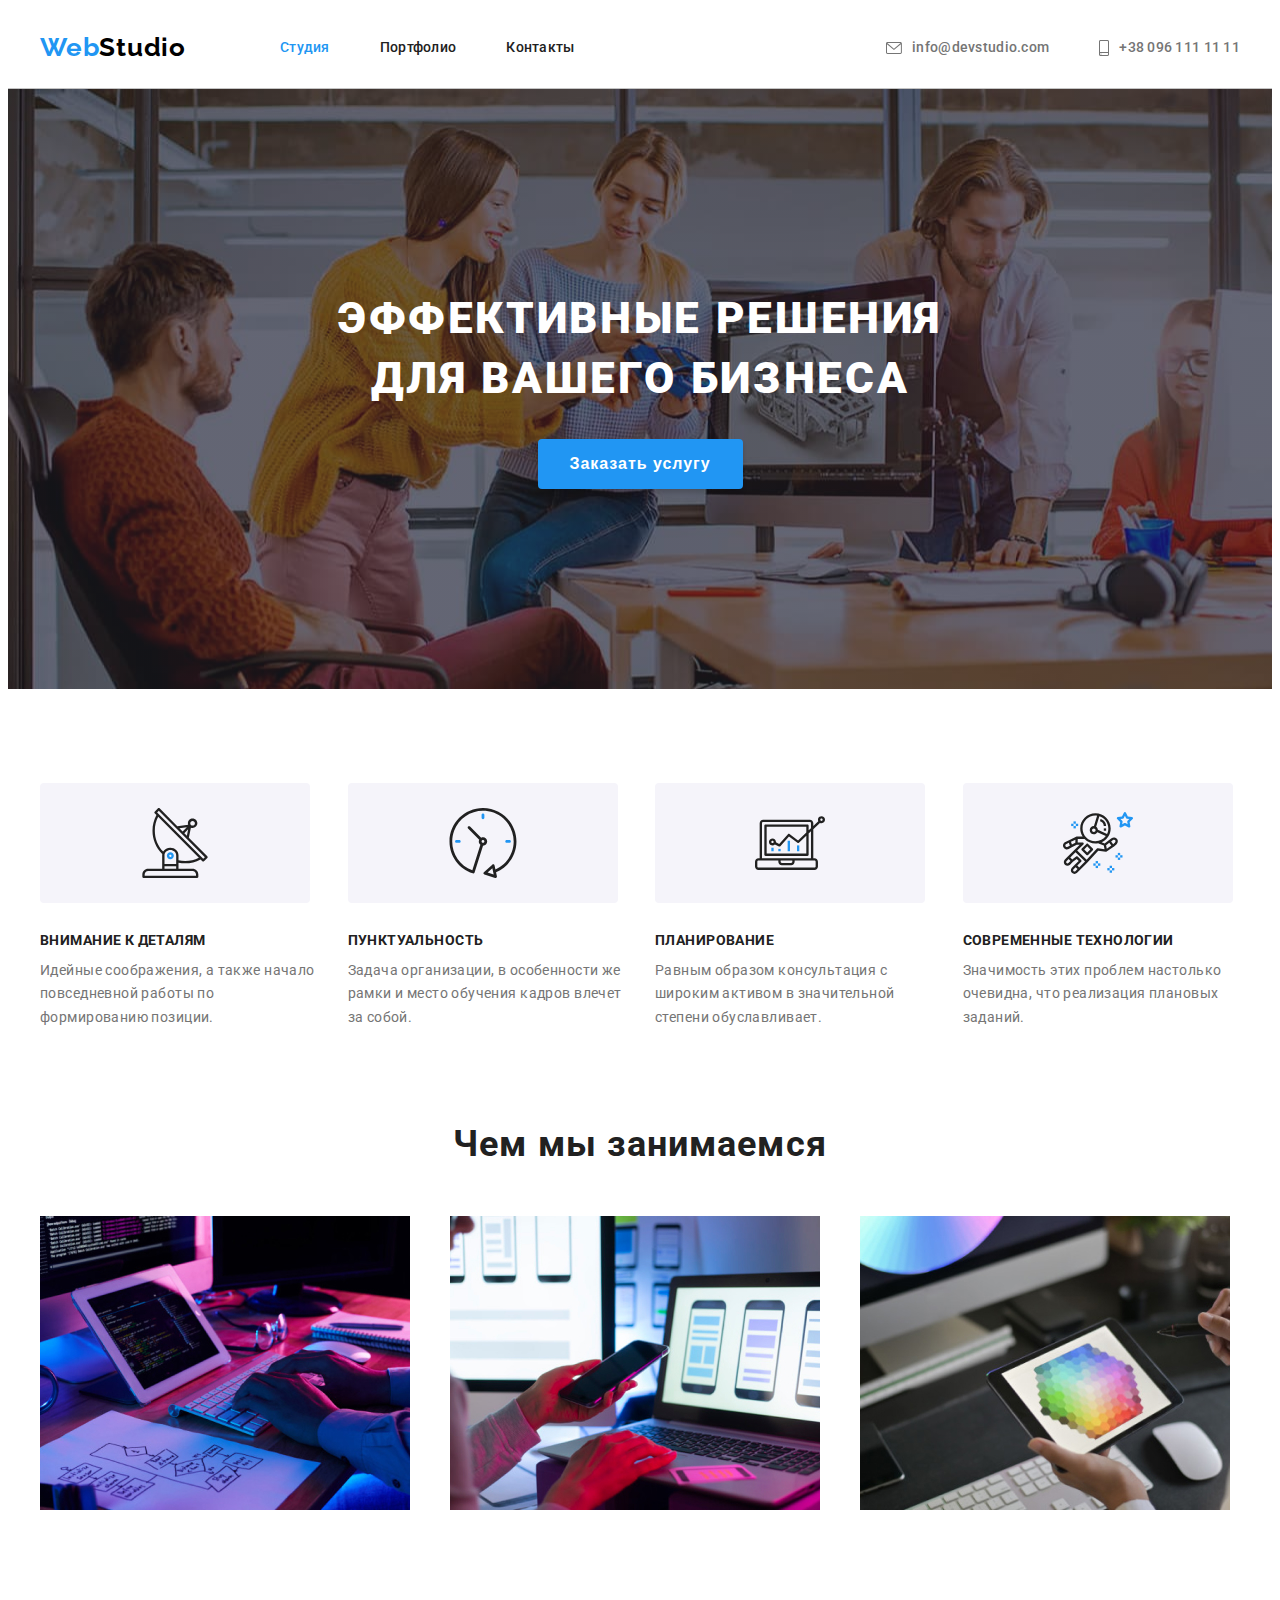
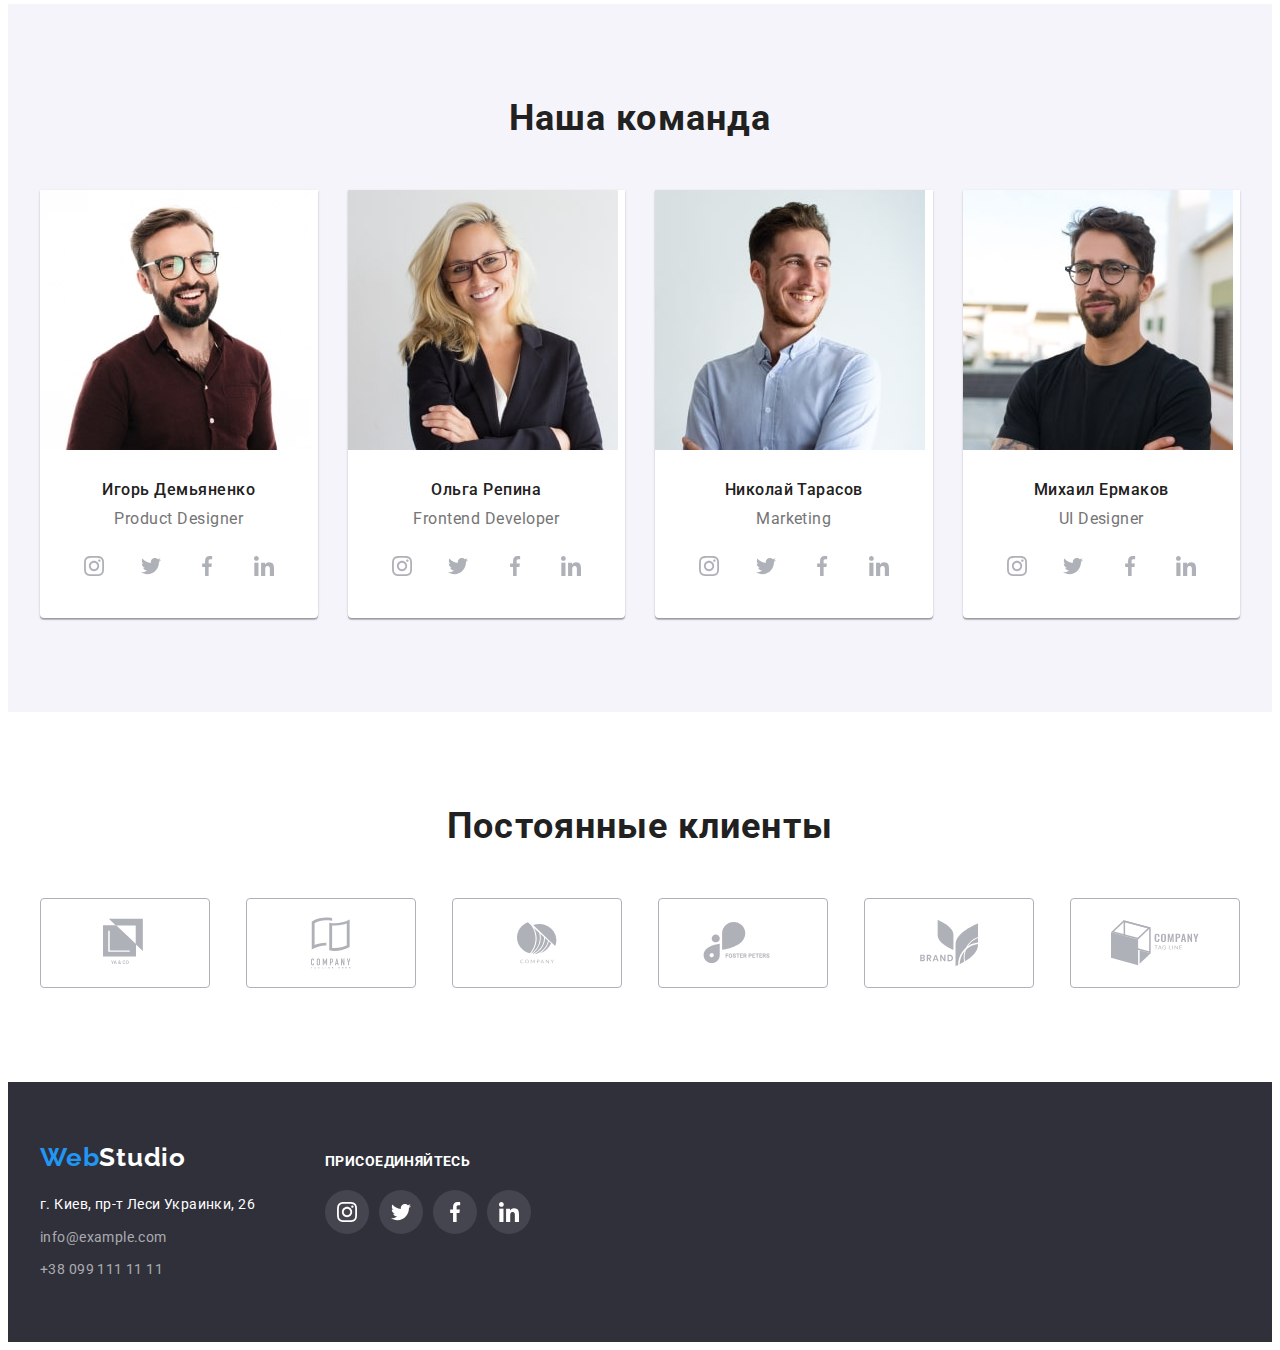
<file: index.html>
<!DOCTYPE html>
<html lang="ru">

<head>
    <meta charset="UTF-8">
    <meta http-equiv="X-UA-Compatible" content="IE=edge">
    <meta name="viewport" content="width=device-width, initial-scale=1.0">
    <title>WebStudio</title>
    <link rel="preconnect" href="https://fonts.gstatic.com">
    <link
        href="https://fonts.googleapis.com/css2?family=Raleway:wght@700&family=Roboto:wght@400;500;700;900&display=swap"
        rel="stylesheet">
    <link rel="stylesheet" href="https://cdnjs.cloudflare.com/ajax/libs/modern-normalize/1.0.0/modern-normalize.min.css"
        integrity="sha512-ISS7cAi1PEhQ8jnbJpJZMd29NlhNj4AWYyLOSp2CE/CsHxTCu+r+t0D2yoJudVrd0/8fTVPUVDzY5Tvli75u/g=="
        crossorigin="anonymous" />
    <link rel="stylesheet" href="./css/styles.css">
</head>

<body>

    <header class="header">
        <div class="container">
            <nav class="navigation">
                <a class="logo link " href="./index.html" lang="en">Web<span class="logo-light-theme">Studio</span></a>
                <ul class="list navigation-list">
                    <li class="navigation-item">
                        <a class="navigation-link link chosen" href="./index.html">Студия</a>
                    </li>
                    <li class="navigation-item">
                        <a class="navigation-link link" href="./portfolio.html">Портфолио</a>
                    </li>
                    <li class="navigation-item">
                        <a class="navigation-link link" href="">Контакты</a>
                    </li>
                </ul>
            </nav>
            <ul class="navigation-contacts-list list">
                <li class="navigation-contacts-item">
                    <a class="post-link link" href="mailto:info@devstudio.com">
                        <svg class="icon-header" width="16" height="12">
                            <use href="./images/sprite.svg#icon-envelope"></use>
                        </svg> info@devstudio.com
                    </a>
                </li>
                <li class="navigation-contacts-item">
                    <a class="tel-link link" href="tel:+380961111111">
                        <svg class="icon-header" width="10" height="16">
                            <use href="./images/sprite.svg#icon-smartphone"></use>
                        </svg>+38 096 111 11 11
                    </a>
                </li>
            </ul>
        </div>
    </header>

    <main>
        <!-- HERO -->
        <section class="hero">
            <div class="container">
                <h1 class="hero-titel">Эффективные решения для вашего бизнеса</h1>
                <button class="modal-button" type="button">Заказать услугу</button>
                </div>

        </section>

        <!-- Features -->
        <section class="features">
            <div class="container">
                <h2 class="visually-hidden">Особенности</h2>
                <ul class="features-list list">
                    <li class="features-item ">
                        <div class="features-icon-box">
                            <svg class="features-icon" width="70px" height="70px">
                                <use href="./images/sprite.svg#icon-antenna"></use>
                            </svg>
                        </div>
                        <h3 class=features-subtitle>Внимание к деталям</h3>
                        <p class="features-description">Идейные соображения, а также начало повседневной работы по
                            формированию
                            позиции.</p>
                    </li>
                    <li class="features-item">
                        <div class="features-icon-box">
                            <svg class="features-icon" width="70px" height="70px">
                                <use href="./images/sprite.svg#icon-clock"></use>
                            </svg>
                        </div>
                        <h3 class=features-subtitle>Пунктуальность</h3>
                        <p class="features-description">Задача организации, в особенности же рамки и место обучения кадров
                            влечет за собой.</p>
                    </li>
                    <li class="features-item">
                        <div class="features-icon-box">
                            <svg class="features-icon" width="70px" height="70px">
                                <use href="./images/sprite.svg#icon-diagram"></use>
                            </svg>
                        </div>
                        <h3 class=features-subtitle>Планирование</h3>
                        <p class="features-description">Равным образом консультация с широким активом в значительной степени
                            обуславливает.</p>
                    </li>
                    <li class="features-item">
                        <div class="features-icon-box">
                            <svg class="features-icon" width="70px" height="70px">
                                <use href="./images/sprite.svg#icon-astronaut"></use>
                            </svg>
                        </div>
                        <h3 class=features-subtitle>Современные технологии</h3>
                        <p class="features-description">Значимость этих проблем настолько очевидна, что реализация плановых
                            заданий.</p>
                    </li>
                </ul>
            </div>
        </section>

        <!-- Our work -->
        <section class="work">
            <div class="container">
                <h2 class="section-subtitel">Чем мы занимаемся</h2>
                <ul class="work-list list">
                    <li class="work-item">
                        <img class="work-img" src="./images/our_work/our_work_img_1.jpg" alt=" программист верстает веб-страницу" width="370"
                            height="294">
                    </li>
                    <li class="work-item">
                        <img class="work-img" src="./images/our_work/our_work_img_2.jpg"
                            alt="програмист адаптирует сайт для мобильных устройств" width="370" height="294">
                    </li>
                    <li class="work-item">
                        <img class="work-img" src="./images/our_work/our_work_img_3.jpg" alt="дизайнер делает макет веб-страницу" width="370"
                            height="294">
                    </li>
                </ul>
            </div>
        </section>

        <!-- Team -->
        <section class="team">
            <div class="container">
                <h2 class="section-subtitel">Наша команда</h2>
                <ul class="team-list list">
                    <li class="team-item">
                        <img class="team-img" src="./images/team/igor_dem'yanenko.jpg" alt="Игорь Демьяненко" width="270" height="260">
                        <div class="team-des-images">
                            <h4 class="team-subtitle">Игорь Демьяненко</h4>
                            <p class="team-des" lang="en">Product Designer</p>
                            <ul class="team-icon-list list">
                                <li class="team-icon-item">
                                    <a href="" class="team-link-icon link">
                                        <svg class="team-icon" width="20" height="20">
                                            <use href="./images/sprite.svg#icon-instagram"></use>
                                        </svg>
                                    </a>
                                </li>
                                <li class="team-icon-item">
                                    <a href="" class="team-link-icon link">
                                        <svg class="team-icon" width="20" height="20">
                                            <use href="./images/sprite.svg#icon-twitter"></use>
                                        </svg>
                                    </a>
                                </li>
                                <li class="team-icon-item">
                                    <a href="" class="team-link-icon link">
                                        <svg class="team-icon" width="20" height="20">
                                            <use href="./images/sprite.svg#icon-facebook"></use>
                                        </svg>
                                    </a>
                                </li>
                                <li class="team-icon-item">
                                    <a href="" class="team-link-icon link">
                                        <svg class="team-icon" width="20" height="20">
                                            <use href="./images/sprite.svg#icon-linkedin"></use>
                                        </svg>
                                    </a>
                                </li>
                            </ul>
                        </div>
                    </li>
                    <li class="team-item">
                        <img class="team-img" src="./images/team/olga_repina.jpg" alt="Ольга Репина" width="270" height="260">
                        <div class="team-des-images">
                            <h4 class="team-subtitle">Ольга Репина</h4>
                            <p class="team-des" lang="en">Frontend Developer</p>
                            <ul class="team-icon-list list">
                                <li class="team-icon-item">
                                    <a href="" class="team-link-icon link">
                                        <svg class="team-icon" width="20" height="20">
                                            <use href="./images/sprite.svg#icon-instagram"></use>
                                        </svg>
                                    </a>
                                </li>
                                <li class="team-icon-item">
                                    <a href="" class="team-link-icon link">
                                        <svg class="team-icon" width="20" height="20">
                                            <use href="./images/sprite.svg#icon-twitter"></use>
                                        </svg>
                                    </a>
                                </li>
                                <li class="team-icon-item">
                                    <a href="" class="team-link-icon link">
                                        <svg class="team-icon" width="20" height="20">
                                            <use href="./images/sprite.svg#icon-facebook"></use>
                                        </svg>
                                    </a>
                                </li>
                                <li class="team-icon-item">
                                    <a href="" class="team-link-icon link">
                                        <svg class="team-icon" width="20" height="20">
                                            <use href="./images/sprite.svg#icon-linkedin"></use>
                                        </svg>
                                    </a>
                                </li>
                            </ul>
                        </div>
                    </li>
                    <li class="team-item">
                        <img class="team-img" src="./images/team/nikolay_tarasov.jpg" alt="Николай Тарасов" width="270" height="260">
                        <div class="team-des-images">
                            <h4 class="team-subtitle">Николай Тарасов</h4>
                            <p class="team-des" lang="en">Marketing</p>
                            <ul class="team-icon-list list">
                                <li class="team-icon-item">
                                    <a href="" class="team-link-icon link">
                                        <svg class="team-icon" width="20" height="20">
                                            <use href="./images/sprite.svg#icon-instagram"></use>
                                        </svg>
                                    </a>
                                </li>
                                <li class="team-icon-item">
                                    <a href="" class="team-link-icon link">
                                        <svg class="team-icon" width="20" height="20">
                                            <use href="./images/sprite.svg#icon-twitter"></use>
                                        </svg>
                                    </a>
                                </li>
                                <li class="team-icon-item">
                                    <a href="" class="team-link-icon link">
                                        <svg class="team-icon" width="20" height="20">
                                            <use href="./images/sprite.svg#icon-facebook"></use>
                                        </svg>
                                    </a>
                                </li>
                                <li class="team-icon-item">
                                    <a href="" class="team-link-icon link">
                                        <svg class="team-icon" width="20" height="20">
                                            <use href="./images/sprite.svg#icon-linkedin"></use>
                                        </svg>
                                    </a>
                                </li>
                            </ul>
                        </div>
                    </li>
                    <li class="team-item">
                        <img class="team-img" src="./images/team/mikhail_ermakov.jpg" alt="Михаил Ермаков" width="270" height="260">
                        <div class="team-des-images">
                            <h4 class="team-subtitle">Михаил Ермаков</h4>
                            <p class="team-des" lang="en">UI Designer</p>
                            <ul class="team-icon-list list">
                                <li class="team-icon-item">
                                    <a href="" class="team-link-icon link">
                                        <svg class="team-icon" width="20" height="20">
                                            <use href="./images/sprite.svg#icon-instagram"></use>
                                        </svg>
                                    </a>
                                </li>
                                <li class="team-icon-item">
                                    <a href="" class="team-link-icon link">
                                        <svg class="team-icon" width="20" height="20">
                                            <use href="./images/sprite.svg#icon-twitter"></use>
                                        </svg>
                                    </a>
                                </li>
                                <li class="team-icon-item">
                                    <a href="" class="team-link-icon link">
                                        <svg class="team-icon" width="20" height="20">
                                            <use href="./images/sprite.svg#icon-facebook"></use>
                                        </svg>
                                    </a>
                                </li>
                                <li class="team-icon-item">
                                    <a href="" class="team-link-icon link">
                                        <svg class="team-icon" width="20" height="20">
                                            <use href="./images/sprite.svg#icon-linkedin"></use>
                                        </svg>
                                    </a>
                                </li>
                            </ul>
                        </div>
                    </li>
                </ul>
            </div>
        </section>

        <!-- Clients -->
        <section class="clients">
            <div class="container">
                <h2 class="section-subtitel">Постоянные клиенты</h2>
                <ul class="clients-list list">
                    <li class="clients-item">
                        <a class="clients-link link" href="#">
                            <svg class="clients-icon" width="44px" height="50px">
                                <use href="./images/sprite.svg#icon-logo-1"></use>
                            </svg>
                        </a>
                    </li>
                    <li class="clients-item">
                        <a class="clients-link link" href="">
                            <svg class="clients-icon" width="40px" height="52px">
                                <use href="./images/sprite.svg#icon-logo-2"></use>
                            </svg>
                        </a>
                    </li>
                    <li class="clients-item">
                        <a class="clients-link link" href="">
                            <svg class="clients-icon" width="40px" height="42px">
                                <use href="./images/sprite.svg#icon-logo-3"></use>
                            </svg>
                        </a>
                    </li>
                    <li class="clients-item">
                        <a class="clients-link link" href="">
                            <svg class="clients-icon" width="80px" height="42px">
                                <use href="./images/sprite.svg#icon-logo-4"></use>
                            </svg>
                        </a>
                    </li>
                    <li class="clients-item">
                        <a class="clients-link link" href="">
                            <svg class="clients-icon" width="60px" height="46px">
                                <use href="./images/sprite.svg#icon-logo-5"></use>
                            </svg>
                        </a>
                    </li>
                    <li class="clients-item">
                        <a class="clients-link link" href="">
                            <svg class="clients-icon" width="88px" height="46px">
                                <use href="./images/sprite.svg#icon-logo-6"></use>
                            </svg>
                        </a>
                    </li>
                </ul>
            </div>
        </section>
    </main>

    <footer class="footer">
        <div class="container">
            <div class="footer-box-contacts">
                <a class="logo link " href="./index.html" lang="en">Web<span class="logo-dark-theme">Studio</span></a>
                <address class="address">
                    <a class="footer-map-link link" href="https://goo.gl/maps/QqtEN7H4BZ3kn7jD6" target="_blank"
                        rel="noreferrer noopener">
                        г.
                        Киев,
                        пр-т
                        Леси Украинки, 26 </a>
                    <ul class="footer-list list">
                        <li class="footer-item">
                            <a class="footer-contacts-link link" href="maito:info@example.com">info@example.com</a>
                        </li>
                        <li class="footer-item">
                            <a class="footer-contacts-link link" href="tel:+380991111111">+38 099 111 11 11</a>
                        </li>
                    </ul>
                </address>
            </div>
            <div class="footer-box-networks">
                <b class="footer-text">присоединяйтесь</b>
                <ul class="footer-list-icon list">
                    <li class="footer-item-icon">
                        <a class="footer-icon-link link" href="">
                            <svg class="footer-icon" width="20" height="20">
                                <use href="./images/sprite.svg#icon-instagram"></use>
                            </svg>
                        </a>
                    </li>
                    <li class="footer-item-icon">
                        <a class="footer-icon-link link" href="">
                            <svg class="footer-icon" width="20" height="20">
                                <use href="./images/sprite.svg#icon-twitter"></use>
                            </svg>
                        </a>
                    </li>
                    <li class="footer-item-icon">
                        <a class="footer-icon-link link" href="">
                            <svg class="footer-icon" width="20" height="20">
                                <use href="./images/sprite.svg#icon-facebook"></use>
                            </svg>
                        </a>
                    </li>
                    <li class="footer-item-icon">
                        <a class="footer-icon-link link" href="">
                            <svg class="footer-icon" width="20" height="20">
                                <use href="./images/sprite.svg#icon-linkedin"></use>
                            </svg>
                        </a>
                    </li>
                </ul>
            </div>
        </div>
    </footer>

</body>

</html>
</file>
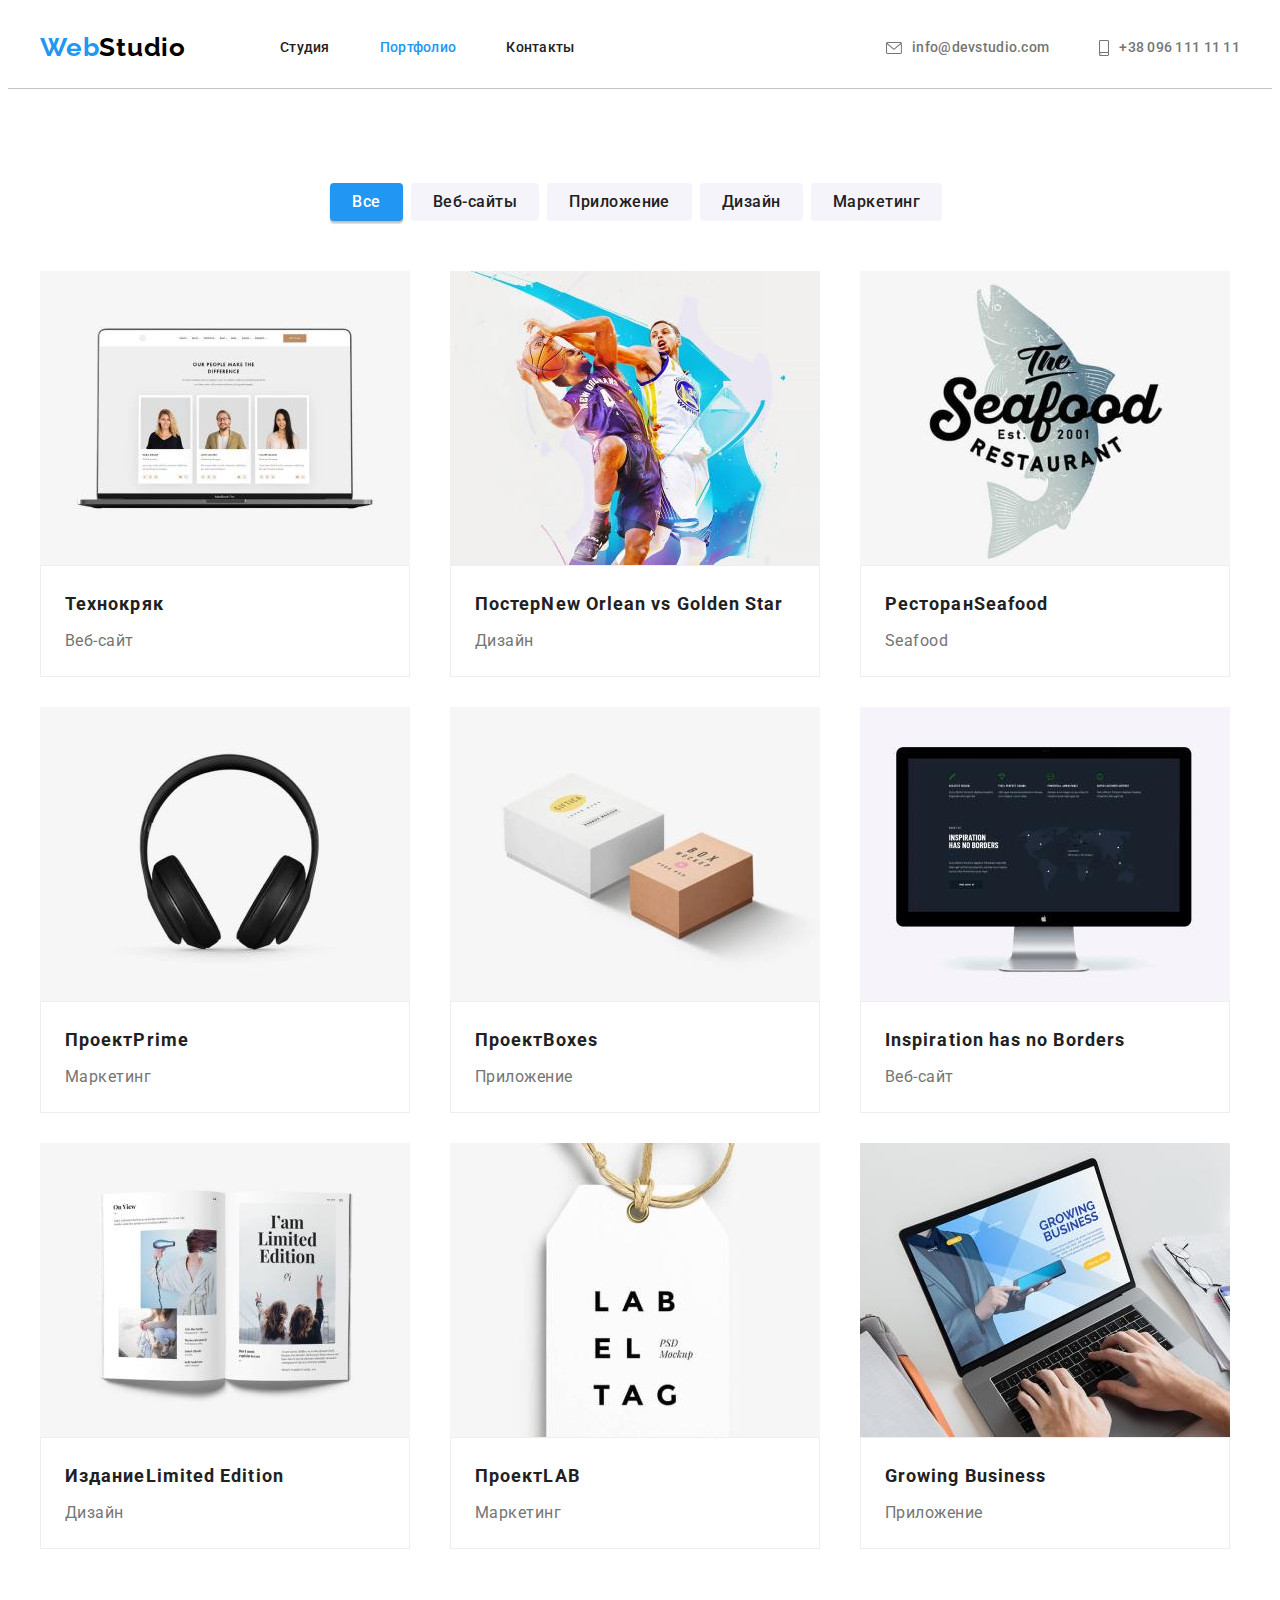
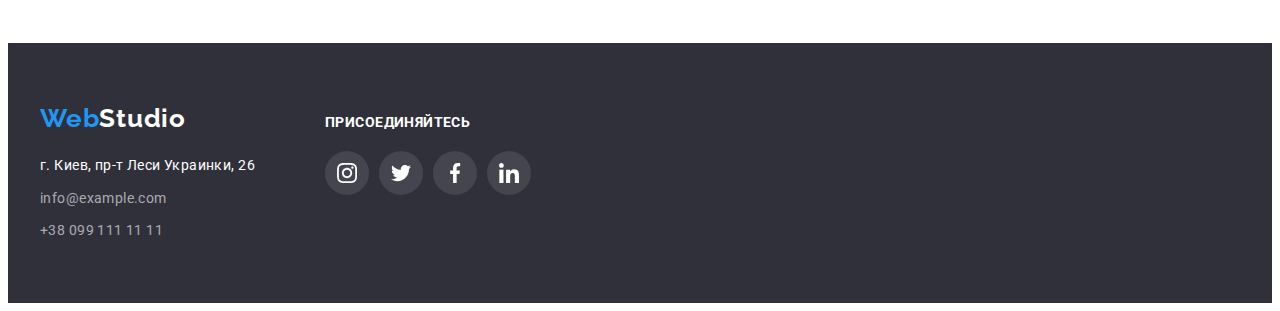
<file: portfolio.html>
<!DOCTYPE html>
<html lang="ru">

<head>
    <meta charset="UTF-8">
    <meta http-equiv="X-UA-Compatible" content="IE=edge">
    <meta name="viewport" content="width=device-width, initial-scale=1.0">
    <title>Portfolio</title>
    <link
        href="https://fonts.googleapis.com/css2?family=Raleway:wght@700&family=Roboto:wght@400;500;700;900&display=swap"
        rel="stylesheet">
    <link rel="stylesheet" href="https://cdnjs.cloudflare.com/ajax/libs/modern-normalize/1.0.0/modern-normalize.min.css"
        integrity="sha512-ISS7cAi1PEhQ8jnbJpJZMd29NlhNj4AWYyLOSp2CE/CsHxTCu+r+t0D2yoJudVrd0/8fTVPUVDzY5Tvli75u/g=="
        crossorigin="anonymous" />
    <link rel="stylesheet" href="./css/styles.css">

</head>

<body>

    <header class="header">
        <div class="container">
            <nav class="navigation">
                <a class="logo link " href="./index.html" lang="en">Web<span class="logo-light-theme">Studio</span></a>
                <ul class="list navigation-list">
                    <li class="navigation-item">
                        <a class="navigation-link link" href="./index.html">Студия</a>
                    </li>
                    <li class="navigation-item">
                        <a class="navigation-link link chosen" href="./portfolio.html">Портфолио</a>
                    </li>
                    <li class="navigation-item">
                        <a class="navigation-link link" href="">Контакты</a>
                    </li>
                </ul>
            </nav>
            <ul class="navigation-contacts-list list">
                <li class="navigation-contacts-item">
                    <a class="post-link link" href="mailto:info@devstudio.com">
                        <svg class="icon-header" width="16" height="12">
                            <use href="./images/sprite.svg#icon-envelope"></use>
                        </svg> info@devstudio.com
                    </a>
                </li>
                <li class="navigation-contacts-item">
                    <a class="tel-link link" href="tel:+380961111111">
                        <svg class="icon-header" width="10" height="16">
                            <use href="./images/sprite.svg#icon-smartphone"></use>
                        </svg>+38 096 111 11 11
                    </a>
                </li>
            </ul>
        </div>
    </header>

    <main>
        <!-- Filter button -->
        <section class="filter">
            <div class="container">
                <h1 class="visually-hidden">Кнопки навигации</h1>
                <ul class="filter-list list">
                    <li class="filter-item">
                        <button class=" filter-button chosen-button" type="button">Все</button>
                    </li>
                    <li class="filter-item">
                        <button class="filter-button" type="button">Веб-сайты</button>
                    </li>
                    <li class="filter-item">
                        <button class="filter-button" type="button">Приложение</button>
                    </li>
                    <li class="filter-item">
                        <button class="filter-button" type="button">Дизайн</button>
                    </li>
                    <li class="filter-item">
                        <button class="filter-button" type="button">Маркетинг</button>
                    </li>
                </ul>
                <!-- Project -->
                <ul class="project-list list">
                    <li class="project-item">
                        <a class="project-link link" href="">
                            <img class="project-image" src="images/gallery/projects-1-1.jpg" alt="Веб-сайт Технокряк" width="370" height="294">
                            <div class="des-project-images">
                                <h2 class="project-subtitle">Технокряк</h2>
                                <p class="project-description">Веб-сайт</p>
                            </div>
                        </a>
                    </li>
                    <li class="project-item">
                        <a class="project-link link" href="">
                            <img class="project-image" src="images/gallery/projects-1-2.jpg" alt="Дизайн постер New Orlean vs Golden Star"
                                width="370" height="294">
                            <div class="des-project-images">
                                <h2 class="project-subtitle">Постер<span lang="en">New Orlean vs Golden Star</span></h2>
                                <p class="project-description">Дизайн</p>
                            </div>
                        </a>
                    </li>
                    <li class="project-item">
                        <a class="project-link link" href="">
                            <img class="project-image" src="images/gallery/projects-1-3.jpg" alt="Приложение Ресторан Seafood" width="370"
                                height="294">
                            <div class="des-project-images">
                                <h2 class="project-subtitle">Ресторан<span lang="en">Seafood</span></h2>
                                <p class="project-description">Seafood</p>
                            </div>
                        </a>
                    </li>
                    <li class="project-item">
                        <a class="project-link link" href="">
                            <img class="project-image" src="images/gallery/projects-2-1.jpg" alt="Маркетинг Проект Prime" width="370"
                                height="294">
                            <div class="des-project-images">
                                <h2 class="project-subtitle">Проект<span lang="en">Prime</span></h2>
                                <p class="project-description">Маркетинг</p>
                            </div>
                        </a>
                    </li>
                    <li class="project-item">
                        <a class="project-link link" href="">
                            <img class="project-image" src="images/gallery/projects-2-2.jpg" alt="Приложение Прект Boxer" width="370"
                                height="294">
                            <div class="des-project-images">
                                <h2 class="project-subtitle">Проект<span lang="en">Boxes</span></h2>
                                <p class="project-description">Приложение</p>
                            </div>
                        </a>
                    </li>
                    <li class="project-item">
                        <a class="project-link link" href="">
                            <img class="project-image" src="images/gallery/projects-2-3.jpg" alt="Веб-сайт Insiration has no Borders"
                                width="370" height="294">
                            <div class="des-project-images">
                                <h2 class="project-subtitle" lang="en">Inspiration has no Borders</h2>
                                <p class="project-description">Веб-сайт</p>
                            </div>
                        </a>
                    </li>
                    <li class="project-item">
                        <a class="project-link link" href="">
                            <img class="project-image" src="images/gallery/projects-3-1.jpg" alt="Дизайн Издание Limited Edition" width="370"
                                height="294">
                            <div class="des-project-images">
                                <h2 class="project-subtitle">Издание<span lang="en">Limited Edition</span></h2>
                                <p class="project-description">Дизайн</p>
                            </div>
                        </a>
                    </li>
                    <li class="project-item">
                        <a class="project-link link" href="">
                            <img class="project-image" src="images/gallery/projects-3-2.jpg" alt="Маркетинг Прект LAB" width="370" height="294">
                            <div class="des-project-images">
                                <h2 class="project-subtitle">Проект<span lang="en">LAB</span></h2>
                                <p class="project-description">Маркетинг</p>
                            </div>
                        </a>
                    </li>
                    <li class="project-item">
                        <a class="project-link link" href="">
                            <img class="project-image" src="images/gallery/projects-3-3.jpg" alt="Приложение Growing Business" width="370"
                                height="294">
                            <div class="des-project-images">
                                <h2 class="project-subtitle" lang="en">Growing Business</h2>
                                <p class="project-description">Приложение</p>
                            </div>
                        </a>
                    </li>
                </ul>
            </div>
        </section>

    </main>

    <footer class="footer">
        <div class="container">
            <div class="footer-box-contacts">
                <a class="logo link " href="./index.html" lang="en">Web<span class="logo-dark-theme">Studio</span></a>
                <address class="address">
                    <a class="footer-map-link link" href="https://goo.gl/maps/QqtEN7H4BZ3kn7jD6" target="_blank"
                        rel="noreferrer noopener">
                        г.
                        Киев,
                        пр-т
                        Леси Украинки, 26 </a>
                    <ul class="footer-list list">
                        <li class="footer-item">
                            <a class="footer-contacts-link link" href="maito:info@example.com">info@example.com</a>
                        </li>
                        <li class="footer-item">
                            <a class="footer-contacts-link link" href="tel:+380991111111">+38 099 111 11 11</a>
                        </li>
                    </ul>
                </address>
            </div>
            <div class="footer-box-networks">
                <b class="footer-text">присоединяйтесь</b>
                <ul class="footer-list-icon list">
                    <li class="footer-item-icon">
                        <a class="footer-icon-link link" href="">
                            <svg class="footer-icon" width="20" height="20">
                                <use href="./images/sprite.svg#icon-instagram"></use>
                            </svg>
                        </a>
                    </li>
                    <li class="footer-item-icon">
                        <a class="footer-icon-link link" href="">
                            <svg class="footer-icon" width="20" height="20">
                                <use href="./images/sprite.svg#icon-twitter"></use>
                            </svg>
                        </a>
                    </li>
                    <li class="footer-item-icon">
                        <a class="footer-icon-link link" href="">
                            <svg class="footer-icon" width="20" height="20">
                                <use href="./images/sprite.svg#icon-facebook"></use>
                            </svg>
                        </a>
                    </li>
                    <li class="footer-item-icon">
                        <a class="footer-icon-link link" href="">
                            <svg class="footer-icon" width="20" height="20">
                                <use href="./images/sprite.svg#icon-linkedin"></use>
                            </svg>
                        </a>
                    </li>
                </ul>
            </div>
            </div>
    </footer>


</body>

</html>
</file>
<file: css/styles.css>
:root {
    --main-font: 'Roboto', sans-serif;
    --secondary-font: 'Raleway', sans-serif;
    --color-pointed-btn: #188CE8;
    --accent-color: #2196F3;
    --color-aссent: #757575;
    --color-text: #212121;
    --color-text-light-fon: #FFFFFF;
    --color-text-dark-fon: #000000;
    --color-footer-contakts:#ffffff99;
    --section--pt: 94px;
    --section--pb: 94px;
    --color-icon: #AFB1B8;
    --radius: 4px;
}

body {
    font-family: var(--main-font);
}

h1,
h2,
h3,
h4,
h5,
h6,
p {
    margin: 0;
}

ul,
ol{
    margin: 0;
    padding: 0;
}

img{
    display: block;
}

.link {
    text-decoration: none;
    display: inline-block;
}

.list {
    list-style: none;
}

.address {
    font-style: normal;
}


.visually-hidden {
  position: absolute !important;
  clip: rect(1px 1px 1px 1px); /* IE6, IE7 */
  clip: rect(1px, 1px, 1px, 1px);
  padding: 0 !important;
  border: 0 !important;
  height: 1px !important;
  width: 1px !important;
  overflow: hidden;
}

.container {
    width: 1200px;
    margin: 0 auto;
    padding-right: 15px;
    padding-left: 15px;
}

.logo {
    padding-top: 24px;
    padding-bottom: 25px;
    margin-right: 94px;
    font-family: var(--secondary-font);
    font-weight: 700;
    font-size: 26px;
    line-height: 1.19;
    letter-spacing: 0.03em;

    color: var(--accent-color);
}

.logo-light-theme {
    color: var(--color-text-dark-fon);
}

.logo-dark-theme {
    color: var(--color-text-light-fon);
}

.section-subtitel {
    margin-bottom: 50px;
    font-weight: 700;
    font-size: 36px;
    line-height: 1.16;
    text-align: center;
    letter-spacing: 0.03em;

    color: var(--color-text);
}

/* =============== HEADER =============== */

.header {
    box-sizing: content-box;
    border-bottom-width: 1px;
    border-bottom-style: solid;
    border-bottom-color: #C4C4C4;

}

.header .container {
    display: flex;
    align-items: center;
}

.navigation {
    display: flex;
    align-items: center;
}

.navigation-list {
    display: flex;
    align-items: center;
}

.navigation-item:not(:last-child) {
    margin-right: 50px;
}

.navigation-contacts-list {
    margin-left: auto;
    display: flex;
}

.navigation-contacts-item {
    margin-right: 50px;
}
.navigation-contacts-item:last-child {
    margin-right: 0;
}

.navigation-link {
    padding-top: 32px;
    padding-bottom: 32px;
    font-weight: 500;
    font-size: 14px;
    line-height: 1.14;
    letter-spacing: 0.02em;

    color: var(--color-text);

}

.navigation-link:hover,
.navigation-link:focus{
    color: var(--accent-color);
}

.chosen {
    color: var(--accent-color);
}

.tel-link {
    display: flex;
    align-items: center;
    padding-top: 32px;
    padding-bottom: 32px;
    font-weight: 500;
    font-size: 14px;
    line-height: 1.14;
    letter-spacing: 0.02em;

    color: var(--color-aссent);

}

.tel-link:hover,
.tel-link:focus {
    color: var(--accent-color);
}

.post-link {
    display: flex;
    align-items: center;
    padding-top: 32px;
    padding-bottom: 32px;
    font-weight: 500;
    font-size: 14px;
    line-height: 1.14;
    letter-spacing: 0.02em;

    color: var(--color-aссent);
}

.post-link:hover,
.post-link:focus {
    color: var(--accent-color);
}

.icon-header {
    margin-right: 10px;
    fill: currentColor;

}

 /* =============== END HEADER =============== */

/* =============== HERO =============== */

.hero {
    margin: 0 auto;
    max-width: 1600px;
    padding-top: 200px;
    padding-bottom: 200px;
    text-align: center;
     background-image: linear-gradient(
        rgba(47, 48, 58, 0.4),
        rgba(47, 48, 58, 0.4)), 
    url(../images/hero/bg.jpg);
    background-color: #2F303A;
    background-repeat: no-repeat;
    background-size: cover;
}

.hero-titel {
    width: 700px;
    margin: 0 auto;
    margin-bottom: 30px;
    font-weight: 900;
    font-size: 44px;
    line-height: 1.36;
    text-align: center;
    letter-spacing: 0.06em;
    text-transform: uppercase;

    color: var(--color-text-light-fon);
}

.modal-button {
    border: none;
    min-width: 200px;
    padding: 10px 32px;
    font-weight: 700;
    font-size: 16px;
    line-height: 1.87;
    letter-spacing: 0.06em;
    background-color: var(--accent-color);
    cursor: pointer;
    box-shadow: 0px 4px 4px rgba(0, 0, 0, 0.15);
    border-radius: var(--radius);
    
    color: var(--color-text-light-fon);
    

}

.modal-button:hover,
.modal-button:focus {
    background-color:var(--color-pointed-btn);
}
/* =============== END HERO =============== */


/* =============== FEATURES =============== */

.features-icon {
    width: 70px;
    height: 70px;
}

.features-icon-box {
    display: flex;
    justify-content: center;
    align-items: center;
    width: 270px;
    height: 120px;
    margin-bottom: 30px;
    background: #F5F4FA;
    border-radius: var(--radius);
}

.features {
    padding-top: var(--section--pt);
    padding-bottom: var(--section--pb);
}


.features-list {
    display: flex;
    margin-right: -30px;
}


.features-item {
    flex-basis:calc((100% - 90px) / 4);
    margin-right: 30px;
}


.features-subtitle {
    margin-bottom: 10px;
    font-weight: 700;
    font-size: 14px;
    line-height: 1.14;
    letter-spacing: 0.03em;
    text-transform: uppercase;

    color: var(--color-text);
}

.features-description {
    font-size: 14px;
    line-height: 1.71;
    letter-spacing: 0.03em;

    color: var(--color-aссent);
}
/* =============== END FEATURES =============== */


/* =============== OUR WORK =============== */

.work {
    padding-bottom: var(--section--pb);
}

.work-list {
    display: flex;
    margin-right: -30px;
}

.work-item {
    flex-basis: calc((100% - 90px) /3);
    margin-right: 30px;
}

/* =============== END OUR WORK =============== */

/* =============== TEAM =============== */

.team{
    padding-bottom: var(--section--pb);
    padding-top: var(--section--pt);
    background-color: #F5F4FA;
}

.team-list {
    display: flex;
    margin-right: -30px;
}

.team-item {
    flex-basis: calc((100% - 120px) / 3);
    margin-right: 30px;
    background: #FFFFFF;
    box-shadow: 0px 1px 3px rgba(0, 0, 0, 0.12), 0px 1px 1px rgba(0, 0, 0, 0.14), 0px 2px 1px rgba(0, 0, 0, 0.2);
    border-radius: 0px 0px 4px 4px;
}

.team-subtitle {
    margin-bottom: 10px;
    font-weight: 500;
    font-size: 16px;
    line-height: 1.19;
    text-align: center;
    letter-spacing: 0.03em;

    color: var(--color-text);

}

.team-des {
    margin-bottom: 16px;
    font-size: 16px;
    line-height: 1.19;
    text-align: center;
    letter-spacing: 0.03em;

    color: var(--color-aссent);
}

.team-des-images {
    padding: 30px 32px;
}

.team-icon-list {
    display: flex;
    justify-content: space-between;
}

.team-link-icon {
    display: flex;
    justify-content: center;
    align-items: center;
    width: 44px;
    height: 44px;
    border-radius: 50%;
    background-color: var(--color-text-light-fon);
}

.team-link-icon:hover,
.team-link-icon:focus {
    background-color:var(--accent-color);
}

.team-link-icon:hover .team-icon,
.team-link-icon:focus .team-icon {
    fill:var(--color-text-light-fon);
}

.team-icon {
    fill: var(--color-icon);
}

/* =============== END TEAM =============== */

.clients {
    padding-top: var(--section--pt);
    padding-bottom: var(--section--pb) ;
}

.clients-item {
    width: 170px;
    height: 90px;

}

.clients-link:hover ,
.clients-link:focus {
    border: 1px solid var(--accent-color);
}

.clients-link {
    box-sizing:border-box;
    display: flex;
    width: 100%;
    height: 100%;
    justify-content: center;
    align-items: center;
    border: 1px solid #AFB1B8;
    border-radius: var(--radius);
}

.clients-icon {
    fill:var(--color-icon);
}

.clients-link:hover .clients-icon,
.clients-link:focus .clients-icon {
  fill: var(--accent-color)
}


.clients-list {
    display: flex;
    justify-content: space-between;
}

/* =============== FOOTER =============== */

.footer {
    padding-top: 60px;
    padding-bottom: 60px;
    background-color: #2F303A;
}

.footer .logo {
    padding-top: 0px;
    padding-bottom: 0px;
    margin-bottom: 20px;
    margin-right: 0;
}
.footer-map-link {
    margin-bottom: 9px;
    font-size: 14px;
    line-height: 1.71;
    letter-spacing: 0.03em;

    color: var(--color-text-light-fon);
}

.footer-item:not(:last-child) {
    margin-bottom: 9px;
}

.footer-contacts-link {
    font-size: 14px;
    line-height: 1.71;
    letter-spacing: 0.03em;
    color: var(--color-footer-contakts);
}

.footer-contacts-link:hover,
.footer-contacts-link:focus {
    color: var(--accent-color);
}

.footer .container  {
    display: flex;
    align-items: baseline;
}

.footer-box-networks {
    margin-left: 70px;
}
.footer-list-icon {
    display: flex;
    justify-content: space-between;
    margin-top: 20px;
    width: 206px;
}

.footer-icon-link {
    display: flex;
    justify-content: center;
    align-items: center;
    width: 44px;
    height: 44px;
    border-radius: 50%;
    background: rgba(255, 255, 255, 0.1);
}

.footer-icon {
    fill: var(--color-text-light-fon);
}

.footer-icon-link:hover,
.footer-icon-link:focus {
    background:var(--accent-color);
}

.footer-text {
    font-family:var(--main-font);
    font-weight: 700;
    font-size: 14px;
    line-height: 1.14px;
    letter-spacing: 0.03em;
    text-transform: uppercase;

    color:var(--color-text-light-fon);
}

.footer-item-link {
    width:44px;
    height: 44px;
    border-radius: 50%;
}


/* =============== END FOOTER =============== */

/* =============== HEADER PARTFOLIO =============== */

.filter {
    padding-top: var(--section--pt);
    padding-bottom: var(--section--pb);
}

.filter-list {
    display: flex;
    justify-content: center;
    margin-bottom: 50px;
}

.filter-item {
    margin-right: 8px;
}

.filter-item:nth-child(5) {
    margin-right: 8px;
}


.filter-button {
    padding: 6px 22px;
    border: none;
    min-width: 73px;
    font-family: var(--main-font);
    font-weight: 500;
    font-size: 16px;
    line-height: 1.62;
    cursor: pointer;
    letter-spacing: 0.03em;
    background: #F5F4FA;
    border-radius: var(--radius);
    color:var(--color-text);
}

.filter-button:hover,
.filter-button:focus {
    color: var(--color-text-light-fon);
    background-color:var(--accent-color);
    box-shadow: 
    0px 3px 1px rgba(0, 0, 0, 0.1), 
    0px 1px 2px rgba(0, 0, 0, 0.08), 
    0px 2px 2px rgba(0, 0, 0, 0.12);
}

/* НЕ ПОНЯТНО ПРАВИЛЬНО ЛИ ЭТО  */
.chosen-button {
    background-color:var(--accent-color);
    color: var(--color-text-light-fon);
    box-shadow: 
    0px 3px 1px rgba(0, 0, 0, 0.1), 
    0px 1px 2px rgba(0, 0, 0, 0.08), 
    0px 2px 2px rgba(0, 0, 0, 0.12);
}

/* =============== END HEADER PARTFOLIO =============== */

/* =============== PARTFOLIO RROJECT =============== */

.project-list {
    display: flex;
    flex-wrap: wrap;
    margin-left: -30px;
    margin-bottom: -30px;
}

.project-item {
    flex-basis: calc((100% - 90px) / 3);
    margin-left: 30px;
    margin-bottom: 30px;
}

.project-link:hover, 
.project-link:focus {
    box-shadow: 
    0px 1px 1px rgb(0 0 0 / 12%),
    0px 4px 4px rgb(0 0 0 / 6%), 
    1px 4px 6px rgb(0 0 0 / 16%);
}

.des-project-images {
    padding: 20px 24px;
    background: #FFFFFF;
    border: 1px solid #EEEEEE;
    box-sizing: border-box;
}

.project-subtitle {
    margin-bottom: 4px;
    font-weight: 700;
    font-size: 18px;
    line-height: 2;
    letter-spacing: 0.06em;

    color: var(--color-text);
}

.project-description {
    font-size: 16px;
    line-height: 1.87;
    letter-spacing: 0.03em;

color: var(--color-aссent);
}

/* =============== END PARTFOLIO RROJECT =============== */
</file>
